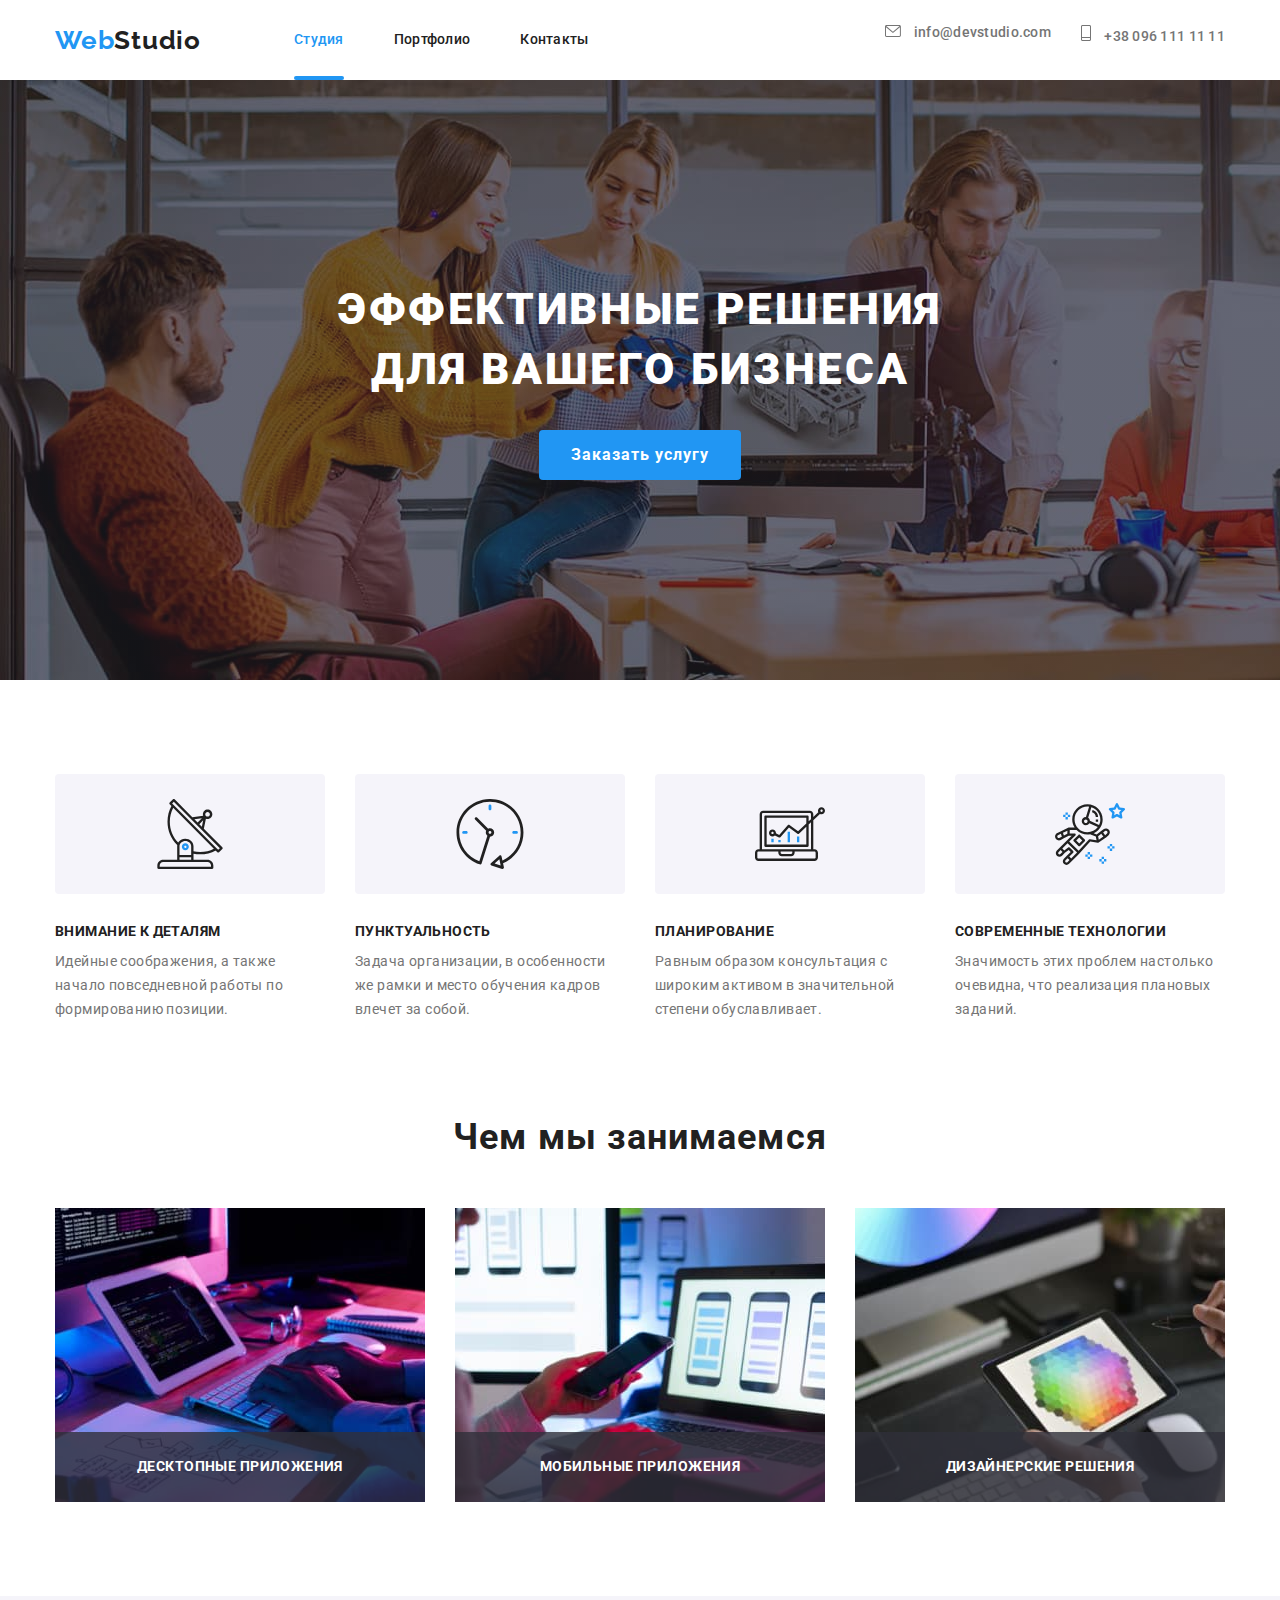
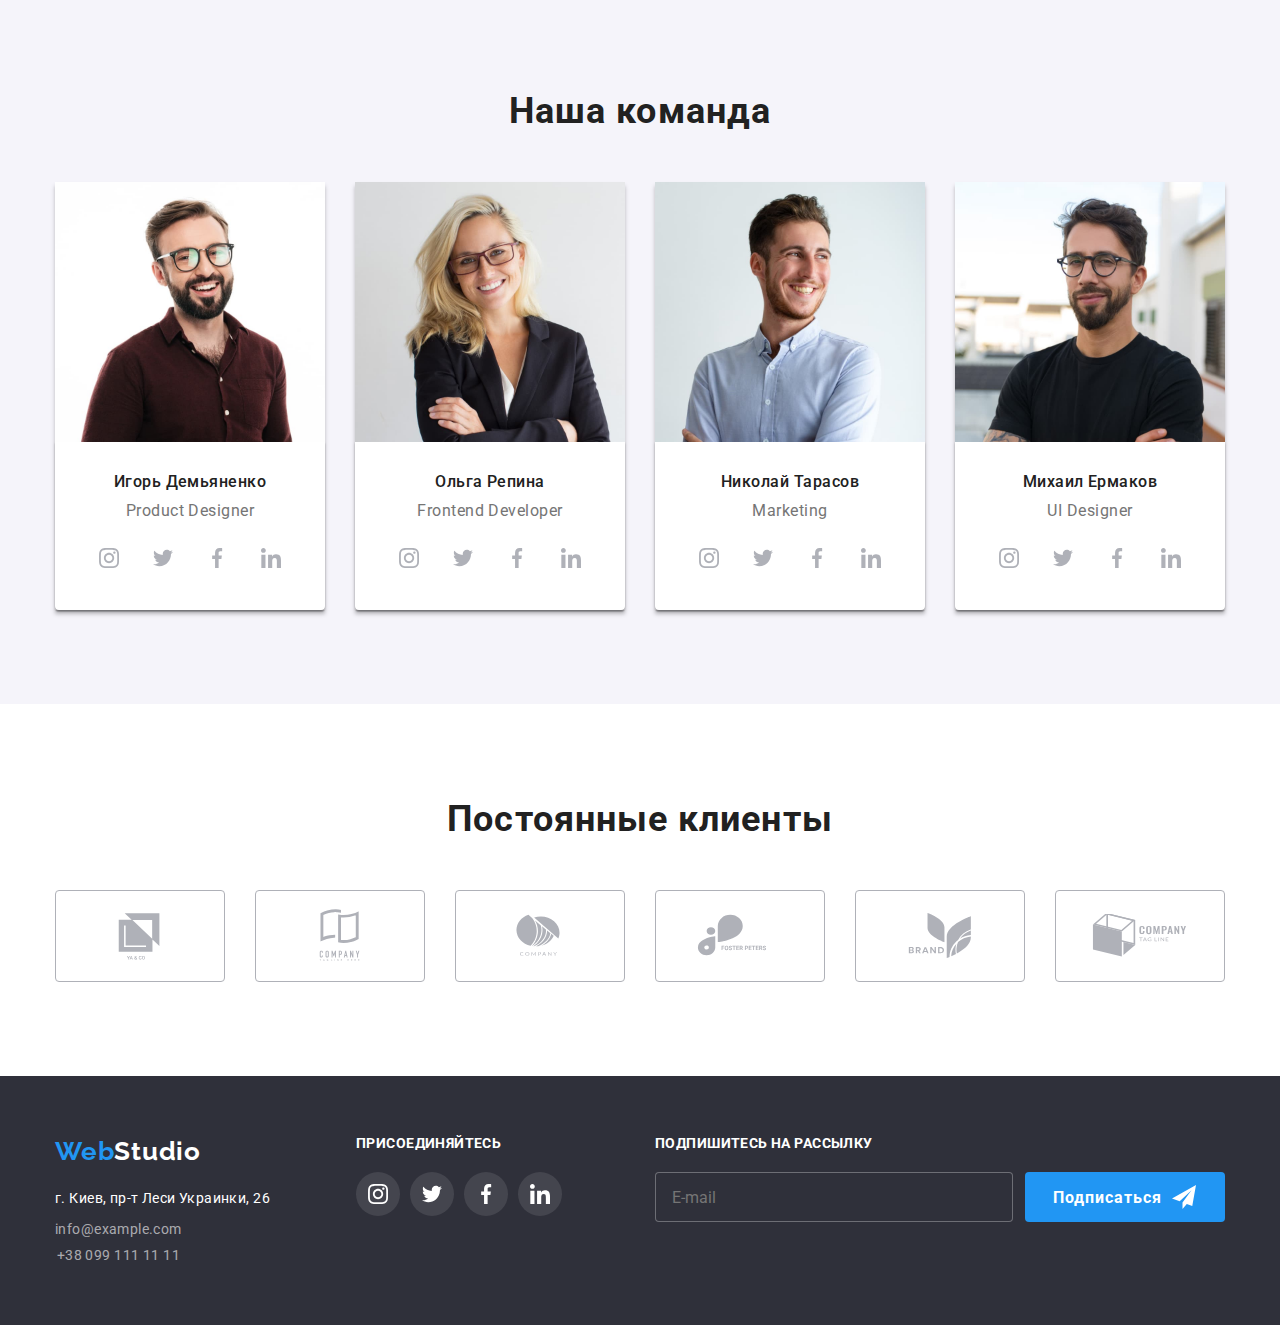
<file: index.html>
<!DOCTYPE html>
<html lang="ru">
<head>
    <meta charset="UTF-8">
    <meta http-equiv="X-UA-Compatible" content="IE=edge">
    <meta name="viewport" content="width=device-width, initial-scale=1.0">
    <title>Студия</title>
    <link rel="preconnect" href="https://fonts.googleapis.com">
    <link rel="preconnect" href="https://fonts.gstatic.com" crossorigin>
    <link href="https://fonts.googleapis.com/css2?family=Montserrat:wght@400;700&family=Raleway:wght@700&family=Roboto:wght@400;500;700;900&display=swap" rel="stylesheet">
    <link rel="stylesheet" href="https://cdnjs.cloudflare.com/ajax/libs/modern-normalize/1.1.0/modern-normalize.min.css">
    <link rel="stylesheet" href="./css/styles.css">
    <link rel="stylesheet" href="./css/main.min.css">
</head>

<body>

    <header class="header">
        <div class="container">
        <nav class="main-list">
        <a href="" lang="en" class="logo link">Web<span class="studio">Studio</span></a>
        <button type="button" class="menu-open-btn">
            <svg class="icon-mobopen" width="40" height="40">
                    <use href="./images/icons.svg#icon-mobopen"></use>
                </svg>
        </button>
        <ul class="site-nav list">
            <li class="site-nav__item"><a href="./index.html" class="site-nav__link link current link-current">Студия</a></li>
            <li class="site-nav__item"><a href="./portfolio.html" class="site-nav__link link">Портфолио</a></li>
            <li class="site-nav__item"><a href="" class="site-nav__link link">Контакты</a></li>
        </ul>
        <ul class="header-contacts contacts">
            <li class="header-contacts_item item list">
                <a href="mailto:info@devstudio.com" class="header-contacts_connect link">
                    <svg class="contacts__icon-envelope" width="16" height="12">
                        <use href="./images/icons.svg#icon-envelope"></use>
                    </svg> info@devstudio.com</a>
            </li>
            <li class="header-contacts_item item list">
                <a href="tel:+380961111111" class="header-contacts_connect link">
                    <svg class="contacts__icon-vector" width="10" height="16">
                        <use href="./images/icons.svg#icon-vector"></use>
                    </svg> +38 096 111 11 11</a>
            </li>
        </ul>
        </nav>
        </div>
        <div class="mob-menu is-hidden">
            <div class="container">
                <div>
                <button type="button" class="menu-close-btn">
                <svg class="icon-mobclose" width="40" height="40">
                    <use href="./images/icons.svg#icon-mobclose"></use>
                </svg>
        </button>
        <ul class="mob-menu-list list">
            <li class="mob-menu-list__item"><a href="./index.html" class="mob-menu-list__link link current ">Студия</a></li>
            <li class="mob-menu-list__item"><a href="./portfolio.html" class="mob-menu-list__link link">Портфолио</a></li>
            <li class="mob-menu-list__item"><a href="" class="mob-menu-list__link link">Контакты</a></li>
        </ul>
                </div>
            <div class="mob-menu-bottom">
        <ul class="mob-menu_contacts contacts">
            <li class="mob-menu_item list">
                <a href="tel:+380961111111" class="mob-menu_tel link">+38 096 111 11 11</a>
            </li>
            <li class="mob-menu_item list">
                <a href="mailto:info@devstudio.com" class="mob-menu_mail link">info@devstudio.com</a>
            </li>
        </ul>
        <ul class="mob-soc-list list">
            <li class="mob-soc-item">
                <a href="htpps://www.google.com/"
                class="mob-soc-link link"
                target="_blank"
                rel="noopener nofollow noreferrer"
                >Instagram</a>
            </li>
            <li class="mob-soc-item">
                <a href="htpps://www.google.com/"
                class="mob-soc-link link"
                target="_blank"
                rel="noopener nofollow noreferrer"
                >Twitter</a>
            </li>
            <li class="mob-soc-item">
                <a href="htpps://www.google.com/"
                class="mob-soc-link link"
                target="_blank"
                rel="noopener nofollow noreferrer"
                >Facebook</a>
            </li>
            <li class="mob-soc-item">
                <a href="htpps://www.google.com/"
                class="mob-soc-link link"
                target="_blank"
                rel="noopener nofollow noreferrer"
                >LinkedIn</a>
            </li>
        </ul>
            </div>
            
        
        </div>
        </div>
        

    </header>
    <main>

    <section class="main">
        <div class="container">
        <h1 class="main__title">Эффективные решения <br /> для вашего бизнеса</h1>
        <div 
        
        
        >
        <button type="button"  class="main__btn btn" data-modal-open>Заказать услугу</button>
        </div>
        </div>
    </section> 

    <section class="benefits">
        <div class="container">
        <h2 hidden>Преимущества</h2>
        <ul class="benefits__list">
        <li class="benefits__item list">
            <div class="benefits__wrap">
                <svg  width="70" height="70">
                    <use href="./images/icons.svg#icon-antenna"></use>
                </svg>
            </div>
            <h3 class="benefits__subtitle">Внимание к деталям</h3>
            <p class="benefits__text">Идейные соображения, а также начало повседневной работы по формированию позиции.</p>
        </li>
        <li class="benefits__item list">
            <div class="benefits__wrap">
                <svg width="70" height="70">
                    <use href="./images/icons.svg#icon-clock"></use>
                </svg>
            </div>
            <h3 class="benefits__subtitle">Пунктуальность</h3>
            <p class="benefits__text">Задача организации, в особенности же рамки и место обучения кадров влечет за собой.</p>
        </li>
        <li class="benefits__item list">
            <div class="benefits__wrap">
                <svg width="70" height="70">
                    <use href="./images/icons.svg#icon-diagram"></use>
                </svg>
            </div>
            <h3 class="benefits__subtitle">Планирование</h3>
            <p class="benefits__text">Равным образом консультация с широким активом в значительной степени обуславливает.</p>
        </li>
        <li class="benefits__item list">
            <div class="benefits__wrap">
                <svg width="70" height="70">
                    <use href="./images/icons.svg#icon-astronaut"></use>
                </svg>
            </div>
            <h3 class="benefits__subtitle">Современные технологии</h3>
            <p class="benefits__text">Значимость этих проблем настолько очевидна, что реализация плановых заданий.</p>
        </li>
        </ul>
        </div>
        
    </section>

    <section class="about">
        <div class="container">
        <h2 class="heading">Чем мы занимаемся</h2>
        <ul class="about__list-img">
            <li class=" list">
                <div class="about__desktop-applications">
                    <img src="./images/img.jpg" alt="работа с версткой" class="img-desk width="370">
                    <p class="about__text-desktop">Десктопные приложения</p> 
                </div>
            </li>
            <li class="list">
                <div class="about__desktop-applications">
                    <img src="./images/img1.jpg" alt="работа со стилизацией" class="img-desk" width="370">
                    <p class="about__text-desktop">Мобильные приложения</p>
                </div>
                </li>
            <li class="list">
                <div class="about__desktop-applications">
                    <img src="./images/img2.jpg" alt="работа с оформлением" class="img-desk width="370">
                    <p class="about__text-desktop">Дизайнерские решения</p>
                </div>
                
            </li>
            
            </ul>
            </div>
    </section>

    <section class="team">
        <div class="container">
        <h2 class="heading">Наша команда</h2>
        <ul class="team__list-name">
            <li class="team__foto list">
                <picture>
                    <source 
                    srcset="
                    ./images/img3.jpg 1x,
                    ./images/img3-2x.jpg 2x"
                    media="(min-width: 1200px)">
                    <source 
                    srcset="
                    ./images/img3-tab.jpg 1x,
                    ./images/img3-tab2x.jpg 2x"
                    media="(min-width: 768px)"
                    >
                    <source 
                    srcset="
                    ./images/img3-mob.jpg 1x,
                    ./images/img3-mob2x.jpg 2x"
                    media="(min-width: 320px)"
                    >
                    <img 
                srcset="
                ./images/img3.jpg 1x,
                ./images/img3-2x.jpg 2x"
                class="images" 
                src="./images/img3.jpg" 
                alt="сотрудник1" 
                width="270">
                </picture>
                
                <div class="team__border-name">
                <h3 class="team__name">Игорь Демьяненко</h3>
                <p lang="en" class="team__position">Product Designer</p>
                <ul class="soc-list list">
                    <li class="soc-list__item">
                        <a href="" class="soc-list__link link">
                            <svg class="soc-list__icon" width="20" height="20">
                                <use href="./images/icons.svg#icon-instagram"></use>
                            </svg>
                        </a>
                    </li>
                    <li class="soc-list__item">
                        <a href="" class="soc-list__link link">
                            <svg class="soc-list__icon" width="20" height="20">
                                <use href="./images/icons.svg#icon-twitter"></use>
                            </svg>
                        </a>
                    </li>
                    <li class="soc-list__item">
                        <a href="" class="soc-list__link link">
                            <svg class="soc-list__icon" width="20" height="20">
                                <use href="./images/icons.svg#icon-facebook"></use>
                            </svg>
                        </a>
                    </li>
                    <li class="soc-list__item">
                        <a href="" class="soc-list__link link">
                            <svg class="soc-list__icon" width="20" height="20">
                                <use href="./images/icons.svg#icon-linkedin"></use>
                            </svg>
                        </a>
                    </li>
                </ul>
                </div>
            </li>
            <li class="team__foto list">
                <picture>
                    <source 
                    srcset="
                ./images/img4.jpg 1x,
                ./images/img4-2x.jpg 2x"
                media="(min-width: 1200px)">
                <source 
                    srcset="
                ./images/img4-tab.jpg 1x,
                ./images/img4-tab2x.jpg 2x"
                media="(min-width: 768px)">
                <source 
                    srcset="
                ./images/img4-mob.jpg 1x,
                ./images/img4-mob2x.jpg 2x"
                media="(min-width: 320px)">
                <img 
                srcset="
                ./images/img4.jpg 1x,
                ./images/img4-2x.jpg 2x"
                class="images" 
                src="./images/img4.jpg" 
                alt="сотрудник2" 
                width="270">
                </picture>
                
                <div class="team__border-name">
                <h3 class="team__name">Ольга Репина</h3>
                <p lang="en" class="team__position">Frontend Developer</p>
                <ul class="soc-list list">
                    <li class="soc-list__item">
                        <a href="" class="soc-list__link link">
                            <svg class="soc-list__icon" width="20" height="20">
                                <use href="./images/icons.svg#icon-instagram"></use>
                            </svg>
                        </a>
                    </li>
                    <li class="soc-list__item">
                        <a href="" class="soc-list__link link">
                            <svg class="soc-list__icon" width="20" height="20">
                                <use href="./images/icons.svg#icon-twitter"></use>
                            </svg>
                        </a>
                    </li>
                    <li class="soc-list__item">
                        <a href="" class="soc-list__link link">
                            <svg class="soc-list__icon" width="20" height="20">
                                <use href="./images/icons.svg#icon-facebook"></use>
                            </svg>
                        </a>
                    </li>
                    <li class="soc-list__item">
                        <a href="" class="soc-list__link link">
                            <svg class="soc-list__icon" width="20" height="20">
                                <use href="./images/icons.svg#icon-linkedin"></use>
                            </svg>
                        </a>
                    </li>
                </ul>
                </div>
            </li>
            <li class="team__foto list">
                <picture>
                    <source
                    srcset="
                ./images/img5.jpg 1x,
                ./images/img5-2x.jpg 2x"
                media="(min-width: 1200px)">
                <source
                    srcset="
                ./images/img5-tab.jpg 1x,
                ./images/img5-tab2x.jpg 2x"
                media="(min-width: 768px)">
                <source
                    srcset="
                ./images/img5-mob.jpg 1x,
                ./images/img5-mob2x.jpg 2x"
                media="(min-width: 320px)">
                <img
                srcset="
                ./images/img5.jpg 1x,
                ./images/img5-2x.jpg 2x"
                class="images" 
                src="./images/img5.jpg" 
                alt="сотрудник3" 
                width="270">
                </picture>
                
                <div class="team__border-name">
                <h3 class="team__name">Николай Тарасов</h3>
                <p lang="en" class="team__position">Marketing</p>
                <ul class="soc-list list">
                    <li class="soc-list__item">
                        <a href="" class="soc-list__link link">
                            <svg class="soc-list__icon" width="20" height="20">
                                <use href="./images/icons.svg#icon-instagram"></use>
                            </svg>
                        </a>
                    </li>
                    <li class="soc-list__item">
                        <a href="" class="soc-list__link link">
                            <svg class="soc-list__icon" width="20" height="20">
                                <use href="./images/icons.svg#icon-twitter"></use>
                            </svg>
                        </a>
                    </li>
                    <li class="soc-list__item">
                        <a href="" class="soc-list__link link">
                            <svg class="soc-list__icon" width="20" height="20">
                                <use href="./images/icons.svg#icon-facebook"></use>
                            </svg>
                        </a>
                    </li>
                    <li class="soc-list__item">
                        <a href="" class="soc-list__link link">
                            <svg class="soc-list__icon" width="20" height="20">
                                <use href="./images/icons.svg#icon-linkedin"></use>
                            </svg>
                        </a>
                    </li>
                </ul>
                </div>
            </li>
            <li class="team__foto list">
                <picture>
                    <source
                    srcset="
                ./images/img6.jpg 1x,
                ./images/img6-2x.jpg 2x"
                media="(min-width: 1200px)">
                <source
                    srcset="
                ./images/img6-tab.jpg 1x,
                ./images/img6-tab2x.jpg 2x"
                media="(min-width: 768px)">
                <source
                    srcset="
                ./images/img6-mob.jpg 1x,
                ./images/img6-mob2x.jpg 2x"
                media="(min-width: 320px)">
                <img 
                srcset="
                ./images/img6.jpg 1x,
                ./images/img6-2x.jpg 2x"
                class="images" 
                src="./images/img6.jpg" 
                alt="сотрудник4" 
                width="270">
                </picture>
                
                <div class="team__border-name">
                <h3 class="team__name">Михаил Ермаков</h3>
                <p lang="en" class="team__position">UI Designer</p>
                <ul class="soc-list list">
                    <li class="soc-list__item">
                        <a href="" class="soc-list__link link">
                            <svg class="soc-list__icon" width="20" height="20">
                                <use href="./images/icons.svg#icon-instagram"></use>
                            </svg>
                        </a>
                    </li>
                    <li class="soc-list__item">
                        <a href="" class="soc-list__link link">
                            <svg class="soc-list__icon" width="20" height="20">
                                <use href="./images/icons.svg#icon-twitter"></use>
                            </svg>
                        </a>
                    </li>
                    <li class="soc-list__item">
                        <a href="" class="soc-list__link link">
                            <svg class="soc-list__icon" width="20" height="20">
                                <use href="./images/icons.svg#icon-facebook"></use>
                            </svg>
                        </a>
                    </li>
                    <li class="soc-list__item">
                        <a href="" class="soc-list__link link">
                            <svg class="soc-list__icon" width="20" height="20">
                                <use href="./images/icons.svg#icon-linkedin"></use>
                            </svg>
                        </a>
                    </li>
                </ul>
                </div>
            </li>
        </ul>
        </div>
    </section>

    <section class="clients">
        <div class="container">
            <h2 class="heading">Постоянные клиенты</h2>
            <ul class="clients__logo list">
                <li class="clients__list-logo">
                    <a href="" class="clients__border-logo">
                        <svg class="clients__logo-icon" width="106" height="60">
                            <use href="./images/icons.svg#icon-logoa"></use>
                        </svg>
                    </a>
                <li class="clients__list-logo">
                    <a href="" class="clients__border-logo">
                        <svg class="clients__logo-icon" width="106" height="60">
                            <use href="./images/icons.svg#icon-logob"></use>
                        </svg>
                    </a>
                </li>
                <li class="clients__list-logo">
                    <a href="" class="clients__border-logo">
                        <svg class="clients__logo-icon" width="106" height="60">
                            <use href="./images/icons.svg#icon-logoc"></use>
                        </svg>
                    </a>
                </li>
                <li class="clients__list-logo">
                    <a href="" class="clients__border-logo">
                        <svg class="clients__logo-icon" width="106" height="60">
                            <use href="./images/icons.svg#icon-logod"></use>
                        </svg>
                    </a>
                </li>
                <li class="clients__list-logo">
                    <a href="" class="clients__border-logo">
                        <svg class="clients__logo-icon" width="106" height="60">
                            <use href="./images/icons.svg#icon-logof"></use>
                        </svg>
                    </a>
                </li>
                <li class="clients__list-logo">
                    <a href="" class="clients__border-logo">
                        <svg class="clients__logo-icon" width="106" height="60">
                            <use href="./images/icons.svg#icon-logog"></use>
                        </svg>
                    </a>
                </li>
            </ul>
        </div>
    </section>

    </main>

    <footer class="footer">
        <div class="container">
            <div class="logo-soc-tab">
            <div class="logo-address">
                <a href="" lang="en" class="logo link">Web<span class="studio-white">Studio</span></a>
        <address class="address">
            г. Киев, пр-т Леси Украинки, 26
        </address>
        <ul>
            <li class="list mail"><a href="mailto:info@example.com" class="mailtel link">info@example.com</a></li>
            <li class="list"><a href="tel:+380991111111" class="mailtel link">+38 099 111 11 11</a></li>
        </ul>
            </div>
        <div class="soc-address">
            <p class="invitation">Присоединяйтесь</p>
            <ul class="footer-soc-list list">
                <li class="soc-list__item">
                    <a href="" class="footer-soc-link">
                        <svg class="soc-icon" width="20" height="20">
                            <use href="./images/icons.svg#icon-instagram"></use>
                        </svg>
                    </a>
                </li>
                <li class="soc-list__item">
                    <a href="" class="footer-soc-link">
                        <svg class="soc-icon" width="20" height="20">
                            <use href="./images/icons.svg#icon-twitter"></use>
                        </svg>
                    </a>
                </li>
                <li class="soc-list__item">
                    <a href="" class="footer-soc-link">
                        <svg class="soc-icon" width="20" height="20">
                            <use href="./images/icons.svg#icon-facebook"></use>
                        </svg>
                    </a>
                </li>
                <li class="soc-list__item">
                    <a href="" class="footer-soc-link">
                        <svg class="soc-icon" width="20" height="20">
                            <use href="./images/icons.svg#icon-linkedin"></use>
                        </svg>
                    </a>
                </li>
            </ul>
        </div>
        </div>
            <div class="subscribe-wrap">
                <p class="subscribe-wrap-text">Подпишитесь на рассылку</p>
                <form class="subscribe">
            
                <input 
                type="email"
                name="user-email"
                class="subscribe-field"
                placeholder="E-mail">
                <button type="submit" class="submit-btn">Подписаться
                    <svg class="icon-send" width="24" height="24">
                    <use href="./images/icons.svg#icon-send"></use>
                </svg>
                </button>
            </div>
        </form>
        </div>
    </footer>

    <div class="backdrop is-hidden" data-modal>
        <div class="modal">
            <button type="button" class="modal-close-btn" data-modal-close>
                <svg class="icon-close" width="18" height="18">
                    <use href="./images/icons.svg#icon-close"></use>
                </svg>
            </button>
            <p class="modal-title">Оставьте свои данные, мы вам перезвоним</p>
            <form>
            <div class="modal-field">
                <label for="user-name" class="modal-lable">Имя</label>
                <div class="input-wrap"> 
                <input 
                type="text" 
                class="modal-input" 
                name="user-data" 
                id="user-name">
                <svg class="modal-icon" width="18" height="18">
                                <use href="./images/icons.svg#icon-person"></use>
                            </svg>
                </div>
            </div>
            <div class="modal-field">
                <label for="user-tel" class="modal-lable">Телефон</label>
                <div class="input-wrap">
                <input 
                type="tel" 
                class="modal-input" 
                name="user-data"
                id="user-tel">
                <svg class="modal-icon" width="18" height="18">
                                <use href="./images/icons.svg#icon-phone"></use>
                            </svg>
                </div>
            </div>
            <div class="modal-field">
                <label for="user-email" class="modal-lable">Почта</label>
                <div class="input-wrap">
                <input 
                type="email" 
                class="modal-input" 
                name="user-data"
                id="user-email">
                <svg class="modal-icon" width="18" height="18">
                                <use href="./images/icons.svg#icon-email"></use>
                            </svg>
                </div>
            </div>
            <div class="modal-field-comment">
                <label for="user-comment" class="modal-lable">Комментарий</label>
                <textarea 
                name="user-comment" 
                id="user-comment" 
                class="modal-text"
                placeholder="Введите текст"
                ></textarea>
            </div>
            <div class="modal-field-agreement">
                <input 
                type="checkbox"
                name="agreement"
                value="true"
                class="modal-check is-hidden"
                id="agreement">
                <label for="agreement" class="check-text">Соглашаюсь с рассылкой и принимаю<a href="" class="agreement-link">Условия договора</a></label>
            </div>
                <button type="submit" class="modal-btn">Отправить</button>
            </form>
        </div>
    </div>
    <script src="./js/modal.js"></script>
    <script src="./js/menu.js"></script>

</body>
</html>
</file>
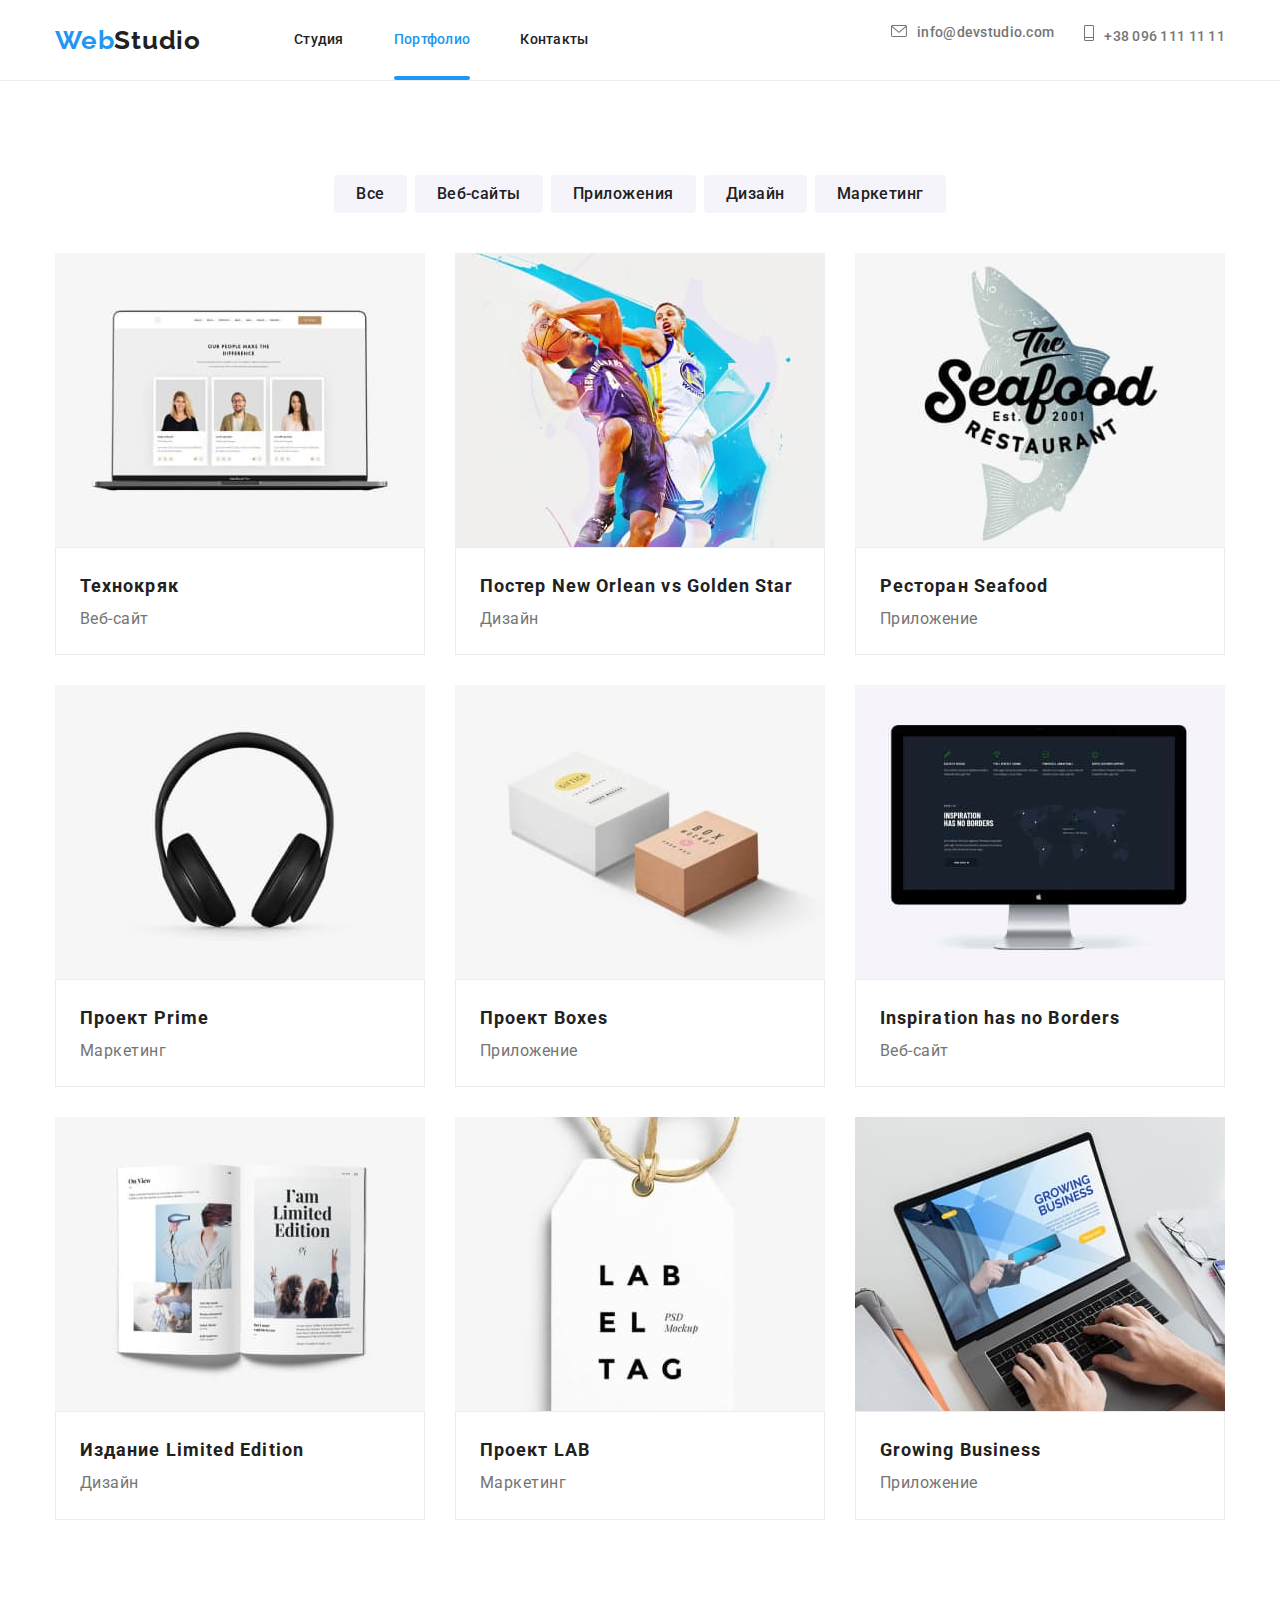
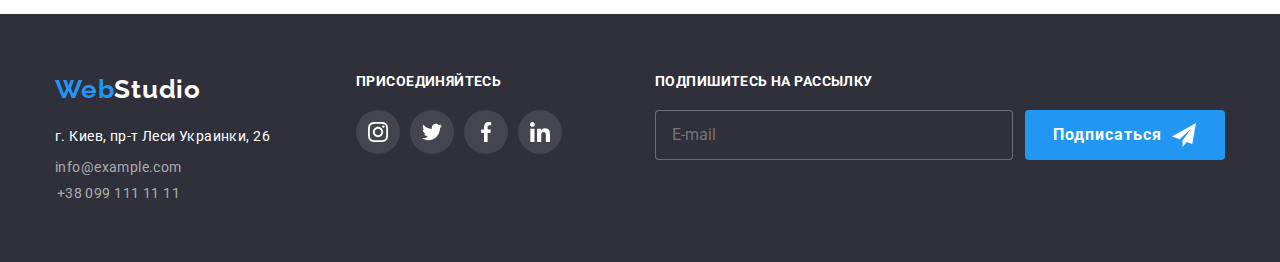
<file: portfolio.html>
<!DOCTYPE html>
<html lang="ru">
<head>
    <meta charset="UTF-8">
    <meta http-equiv="X-UA-Compatible" content="IE=edge">
    <meta name="viewport" content="width=device-width, initial-scale=1.0">
    <title>Портфолио</title>
    <link rel="preconnect" href="https://fonts.googleapis.com">
    <link rel="preconnect" href="https://fonts.gstatic.com" crossorigin>
    <link href="https://fonts.googleapis.com/css2?family=Montserrat:wght@400;700&family=Raleway:wght@700&family=Roboto:wght@400;500;700;900&display=swap" rel="stylesheet">
    <link rel="stylesheet" href="https://cdnjs.cloudflare.com/ajax/libs/modern-normalize/1.1.0/modern-normalize.min.css">
    <link rel="stylesheet" href="./css/styles.css">
    <link rel="stylesheet" href="./css/main.min.css">
</head>

<body>
    
<header class="header border">
        <div class="container">
        <nav class="main-list">
        <a class="logo link" href="" lang="en">Web<span class="studio">Studio</span></a>
        <button type="button" class="menu-open-btn">
            <svg class="icon-mobopen" width="40" height="40">
                    <use href="./images/icons.svg#icon-mobopen"></use>
                </svg>
        </button>
        <ul class="site-nav list">
            <li class="site-nav__item"><a href="./index.html" class="site-nav__link link">Студия</a></li>
            <li class="site-nav__item"><a href="./portfolio.html" class="site-nav__link link current link-current">Портфолио</a></li>
            <li class="site-nav__item"><a href="" class="site-nav__link link">Контакты</a></li>
        </ul>
        <ul class="header-contacts contacts">
            <li class="header-contacts_item list item">
                <a href="mailto:info@devstudio.com" class="header-contacts_connect link">
                    <svg class="contacts__icon-envelope" width="16" height="12">
                        <use href="./images/icons.svg#icon-envelope"></use>
                    </svg>info@devstudio.com</a>
            </li>
            <li class="header-contacts_item list item"><a href="tel:+380961111111" class="header-contacts_connect link">
                <svg class="contacts__icon-vector" width="10" height="16">
                        <use href="./images/icons.svg#icon-vector"></use>
                </svg>+38 096 111 11 11</a>
            </li>
        </ul>
        </nav>
        </div>
        <div class="mob-menu is-hidden">
            <div class="container">
                <div>
                <button type="button" class="menu-close-btn">
                <svg class="icon-mobclose" width="40" height="40">
                    <use href="./images/icons.svg#icon-mobclose"></use>
                </svg>
        </button>
        <ul class="mob-menu-list list">
            <li class="mob-menu-list__item"><a href="./index.html" class="mob-menu-list__link link">Студия</a></li>
            <li class="mob-menu-list__item"><a href="./portfolio.html" class="mob-menu-list__link link current ">Портфолио</a></li>
            <li class="mob-menu-list__item"><a href="" class="mob-menu-list__link link">Контакты</a></li>
        </ul>
                </div>
            <div class="mob-menu-bottom">
        <ul class="mob-menu_contacts contacts">
            <li class="mob-menu_item list">
                <a href="tel:+380961111111" class="mob-menu_tel link">+38 096 111 11 11</a>
            </li>
            <li class="mob-menu_item list">
                <a href="mailto:info@devstudio.com" class="mob-menu_mail link">info@devstudio.com</a>
            </li>
        </ul>
        <ul class="mob-soc-list list">
            <li class="mob-soc-item">
                <a href="htpps://www.google.com/"
                class="mob-soc-link link"
                target="_blank"
                rel="noopener nofollow noreferrer"
                >Instagram</a>
            </li>
            <li class="mob-soc-item">
                <a href="htpps://www.google.com/"
                class="mob-soc-link link"
                target="_blank"
                rel="noopener nofollow noreferrer"
                >Twitter</a>
            </li>
            <li class="mob-soc-item">
                <a href="htpps://www.google.com/"
                class="mob-soc-link link"
                target="_blank"
                rel="noopener nofollow noreferrer"
                >Facebook</a>
            </li>
            <li class="mob-soc-item">
                <a href="htpps://www.google.com/"
                class="mob-soc-link link"
                target="_blank"
                rel="noopener nofollow noreferrer"
                >LinkedIn</a>
            </li>
        </ul>
            </div>
            
        
        </div>
        </div>

    </header>

    <main class="main-info">
        <section class="products">
            <div class="container">
            <h1 hidden>Портфолио</h1>
            <ul class="button-list">
                <li class="list">
                    <button type="button" class="button-list__btn">Все</button>
                </li>
                <li class="list">
                    <button type="button" class="button-list__btn">Веб-сайты</button>
                </li>
                <li class="list">
                    <button type="button" class="button-list__btn">Приложения</button>
                </li>
                <li class="list">
                    <button type="button" class="button-list__btn">Дизайн</button>
                </li>
                <li class="list">
                    <button type="button" class="button-list__btn">Маркетинг</button>
                </li>
            </ul>
            <ul class="work-list">
                <li class="work-list__project list">
                    <div class="work-list__box-text">
                        <picture>
                            <source
                            srcset="
                        ./images/img7.jpg 1x,
                        ./images/img7-2x.jpg 2x"
                        media="(min-width:1200px)">
                        <source
                            srcset="
                        ./images/img7-tab.jpg 1x,
                        ./images/img7-tab2x.jpg 2x"
                        media="(min-width:768px)">
                        <source
                            srcset="
                        ./images/img7-mob.jpg 1x,
                        ./images/img7-mob2x.jpg 2x"
                        media="(min-width:320px)">
                        <img 
                        srcset="
                        ./images/img7.jpg 1x,
                        ./images/img7-2x.jpg 2x"
                        class="images" 
                        src="./images/img7.jpg" 
                        alt="открытый ноутбук" 
                        width="370">
                        </picture>
                        
                        <p class="work-list__text-work">
                        Ресурс предлагает комплексные предложения с разным уровнем функционала и сервисов. Все это позволит посетителю получить исчерпывающие сведения о компании или частном лице.
                        </p>
                    </div>
                    
                    <div class="work-list__border-work">
                <h2 class="work-list__list-title">Технокряк</h2>
                <p class="work-list__list-text">Веб-сайт</p>
                </div>
                </li>
                <li class="work-list__project list">
                    <div class="work-list__box-text">
                        <picture>
                            <source
                            srcset="
                        ./images/img8.jpg 1x,
                        ./images/img8-2x.jpg 2x"
                        media="(min-width: 1200px)">
                        <source
                            srcset="
                        ./images/img8-tab.jpg 1x,
                        ./images/img8-tab2x.jpg 2x"
                        media="(min-width: 768px)">
                        <source
                            srcset="
                        ./images/img8-mob.jpg 1x,
                        ./images/img8-mob2x.jpg 2x"
                        media="(min-width: 320px)">
                        <img 
                        srcset="
                        ./images/img8.jpg 1x,
                        ./images/img8-2x.jpg 2x"
                        class="images" 
                        src="./images/img8.jpg" 
                        alt="постер игроков" 
                        width="370">
                        </picture>
                        
                        <p class="work-list__text-work">
                        Ресурс предлагает комплексные предложения с разным уровнем функционала и сервисов. Все это позволит посетителю получить исчерпывающие сведения о компании или частном лице.
                        </p>
                    </div>
                    
                    <div class="work-list__border-work">
                <h2 class="work-list__list-title">Постер New Orlean vs Golden Star</h2>
                <p class="work-list__list-text">Дизайн</p>
                </div>
                </li>
                <li class="work-list__project list">
                    <div class="work-list__box-text">
                        <picture>
                            <source
                            srcset="
                        ./images/img9.jpg 1x,
                        ./images/img9-2x.jpg 2x"
                        media="(min-width: 1200px)">
                        <source
                            srcset="
                        ./images/img9-tab.jpg 1x,
                        ./images/img9-tab2x.jpg 2x"
                        media="(min-width: 768px)">
                        <source
                            srcset="
                        ./images/img9-mob.jpg 1x,
                        ./images/img9-mob2x.jpg 2x"
                        media="(min-width: 320px)">
                        <img 
                        srcset="
                        ./images/img9.jpg 1x,
                        ./images/img9-2x.jpg 2x"
                        class="images" 
                        src="./images/img9.jpg" 
                        alt="название ресторана" 
                        width="370">
                        </picture>
                        
                        <p class="work-list__text-work">
                        Ресурс предлагает комплексные предложения с разным уровнем функционала и сервисов. Все это позволит посетителю получить исчерпывающие сведения о компании или частном лице.
                        </p>
                    </div>
                    
                    <div class="work-list__border-work">
                <h2 class="work-list__list-title">Ресторан Seafood</h2>
                <p class="work-list__list-text">Приложение</p>
                </div>
                </li>
                <li class="work-list__project list">
                    <div class="work-list__box-text">
                        <picture>
                            <source
                            srcset="
                        ./images/img10.jpg 1x,
                        ./images/img10-2x.jpg 2x"
                        media="(min-width: 1200px)">
                        <source
                            srcset="
                        ./images/img10-tab.jpg 1x,
                        ./images/img10-tab2x.jpg 2x"
                        media="(min-width: 768px)">
                        <source
                            srcset="
                        ./images/img10-mob.jpg 1x,
                        ./images/img10-mob2x.jpg 2x"
                        media="(min-width: 320px)">
                        <img 
                        srcset="
                        ./images/img10.jpg 1x,
                        ./images/img10-2x.jpg 2x"
                        class="images" 
                        src="./images/img10.jpg" 
                        alt="наушники" 
                        width="370">
                        </picture>
                        
                        <p class="work-list__text-work">
                        Ресурс предлагает комплексные предложения с разным уровнем функционала и сервисов. Все это позволит посетителю получить исчерпывающие сведения о компании или частном лице.
                        </p>
                    </div>
                    
                    <div class="work-list__border-work">
                <h2 class="work-list__list-title">Проект Prime</h2>
                <p class="work-list__list-text">Маркетинг</p>
                </div>
                </li>
                <li class="work-list__project list">
                    <div class="work-list__box-text">
                        <picture>
                            <source
                            srcset="
                        ./images/img11.jpg 1x,
                        ./images/img11-2x.jpg 2x"
                        media="(min-width: 1200px)">
                        <source
                            srcset="
                        ./images/img11-tab.jpg 1x,
                        ./images/img11-tab2x.jpg 2x"
                        media="(min-width: 768px)">
                        <source
                            srcset="
                        ./images/img11-mob.jpg 1x,
                        ./images/img11-mob2x.jpg 2x"
                        media="(min-width: 320px)">
                        <img 
                        srcset="
                        ./images/img11.jpg 1x,
                        ./images/img11-2x.jpg 2x"
                        class="images" 
                        src="./images/img11.jpg" 
                        alt="коробки" 
                        width="370">
                        </picture>
                        
                        <p class="work-list__text-work">
                        Ресурс предлагает комплексные предложения с разным уровнем функционала и сервисов. Все это позволит посетителю получить исчерпывающие сведения о компании или частном лице.
                        </p>
                    </div>
                    
                    <div class="work-list__border-work">
                <h2 class="work-list__list-title">Проект Boxes</h2>
                <p class="work-list__list-text">Приложение</p>
                </div>
                </li>
                <li class="work-list__project list">
                    <div class="work-list__box-text">
                        <picture>
                            <source
                            srcset="
                        ./images/img12.jpg 1x,
                        ./images/img12-2x.jpg 2x"
                        media="(min-width: 1200px)">
                        <source
                            srcset="
                        ./images/img12-tab.jpg 1x,
                        ./images/img12-tab2x.jpg 2x"
                        media="(min-width: 768px)">
                        <source
                            srcset="
                        ./images/img12-mob.jpg 1x,
                        ./images/img12-mob2x.jpg 2x"
                        media="(min-width: 320px)">
                        <img 
                        srcset="
                        ./images/img12.jpg 1x,
                        ./images/img12-2x.jpg 2x"
                        class="images" 
                        src="./images/img12.jpg" 
                        alt="компьютер" 
                        width="370">
                        </picture>
                        
                        <p class="work-list__text-work">
                        Ресурс предлагает комплексные предложения с разным уровнем функционала и сервисов. Все это позволит посетителю получить исчерпывающие сведения о компании или частном лице.
                        </p>
                    </div>
                    
                    <div class="work-list__border-work">
                <h2 class="work-list__list-title">Inspiration has no Borders</h2>
                <p class="work-list__list-text">Веб-сайт</p>
                </div>
                </li>
                <li class="work-list__project list">
                    <div class="work-list__box-text">
                        <picture>
                            <source
                            srcset="
                        ./images/img13.jpg 1x,
                        ./images/img13-2x.jpg 2x"
                        media="(min-width: 1200px)">
                        <source
                            srcset="
                        ./images/img13-tab.jpg 1x,
                        ./images/img13-tab2x.jpg 2x"
                        media="(min-width: 768px)">
                        <source
                            srcset="
                        ./images/img13-mob.jpg 1x,
                        ./images/img13-mob2x.jpg 2x"
                        media="(min-width: 320px)">
                        <img 
                        srcset="
                        ./images/img13.jpg 1x,
                        ./images/img13-2x.jpg 2x"
                        class="images" 
                        src="./images/img13.jpg" 
                        alt="раскрытая книга" 
                        width="370">
                        </picture>
                        
                        <p class="work-list__text-work">
                        Ресурс предлагает комплексные предложения с разным уровнем функционала и сервисов. Все это позволит посетителю получить исчерпывающие сведения о компании или частном лице.
                        </p>
                    </div>
                    
                    <div class="work-list__border-work">
                <h2 class="work-list__list-title">Издание Limited Edition</h2>
                <p class="work-list__list-text">Дизайн</p>
                </div>
                </li>
                <li class="work-list__project list">
                    <div class="work-list__box-text">
                        <picture>
                            <source
                            srcset="
                        ./images/img14.jpg 1x,
                        ./images/img14-2x.jpg 2x"
                        media="(min-width: 1200px)">
                        <source
                            srcset="
                        ./images/img14-tab.jpg 1x,
                        ./images/img14-tab2x.jpg 2x"
                        media="(min-width: 768px)">
                        <source
                            srcset="
                        ./images/img14-mob.jpg 1x,
                        ./images/img14-mob2x.jpg 2x"
                        media="(min-width: 320px)">
                        <img 
                        srcset="
                        ./images/img14.jpg 1x,
                        ./images/img14-2x.jpg 2x"
                        class="images" 
                        src="./images/img14.jpg" 
                        alt="бирка" 
                        width="370">
                        </picture>
                        
                        <p class="work-list__text-work">
                        Ресурс предлагает комплексные предложения с разным уровнем функционала и сервисов. Все это позволит посетителю получить исчерпывающие сведения о компании или частном лице.
                        </p>
                    </div>
                    
                    <div class="work-list__border-work">
                <h2 class="work-list__list-title">Проект LAB</h2>
                <p class="work-list__list-text">Маркетинг</p>
                </div>
                </li>
                <li class="work-list__project list">
                    <div class="work-list__box-text">
                        <picture>
                            <source
                            srcset="
                        ./images/img15.jpg 1x,
                        ./images/img15-2x.jpg 2x"
                        media="(min-width: 1200px)">
                        <source
                            srcset="
                        ./images/img15-tab.jpg 1x,
                        ./images/img15-tab2x.jpg 2x"
                        media="(min-width: 768px)">
                        <source
                            srcset="
                        ./images/img15-mob.jpg 1x,
                        ./images/img15-mob2x.jpg 2x"
                        media="(min-width: 320px)">
                        <img 
                        srcset="
                        ./images/img15jpg 1x,
                        ./images/img15-2x.jpg 2x"
                        class="images" 
                        src="./images/img15.jpg" 
                        alt="набор на компьютере" 
                        width="370">
                        </picture>
                        
                        <p class="work-list__text-work">
                        Ресурс предлагает комплексные предложения с разным уровнем функционала и сервисов. Все это позволит посетителю получить исчерпывающие сведения о компании или частном лице.
                        </p>
                    </div>
                    
                    <div class="work-list__border-work">
                <h2 class="work-list__list-title">Growing Business</h2>
                <p class="work-list__list-text">Приложение</p>
                </div>
                </li>
            </ul>
            </div>
        </section>
    </main>

    <footer class="footer">
        <div class="container">
            <div class="logo-soc-tab">
            <div class="logo-address">
                <a href="" lang="en" class="logo link">Web<span class="studio-white">Studio</span></a>
        <address class="address">
            г. Киев, пр-т Леси Украинки, 26
        </address>
        <ul>
            <li class="list mail"><a href="mailto:info@example.com" class="mailtel link">info@example.com</a></li>
            <li class="list"><a href="tel:+380991111111" class="mailtel link">+38 099 111 11 11</a></li>
        </ul>
            </div>
        <div class="soc-address">
            <p class="invitation">Присоединяйтесь</p>
            <ul class="footer-soc-list list">
                <li class="soc-list__item">
                    <a href="" class="footer-soc-link">
                        <svg class="soc-icon" width="20" height="20">
                            <use href="./images/icons.svg#icon-instagram"></use>
                        </svg>
                    </a>
                </li>
                <li class="soc-list__item">
                    <a href="" class="footer-soc-link">
                        <svg class="soc-icon" width="20" height="20">
                            <use href="./images/icons.svg#icon-twitter"></use>
                        </svg>
                    </a>
                </li>
                <li class="soc-list__item">
                    <a href="" class="footer-soc-link">
                        <svg class="soc-icon" width="20" height="20">
                            <use href="./images/icons.svg#icon-facebook"></use>
                        </svg>
                    </a>
                </li>
                <li class="soc-list__item">
                    <a href="" class="footer-soc-link">
                        <svg class="soc-icon" width="20" height="20">
                            <use href="./images/icons.svg#icon-linkedin"></use>
                        </svg>
                    </a>
                </li>
            </ul>
        </div>
        </div>
            <div class="subscribe-wrap">
                <p class="subscribe-wrap-text">Подпишитесь на рассылку</p>
                <form class="subscribe">
            
                <input 
                type="email"
                name="user-email"
                class="subscribe-field"
                placeholder="E-mail">
                <button type="submit" class="submit-btn">Подписаться
                    <svg class="icon-send" width="24" height="24">
                    <use href="./images/icons.svg#icon-send"></use>
                </svg>
                </button>
            </div>
        </form>
        </div>
    </footer>
<script src="./js/menu.js"></script>
</body>

</html>
</file>
<file: css/styles.css>
/* -------------------------------HEADER-------------------------------------------------- */


 /* -----------------------------MAIN---------------------------------- */





/* --------------------Benefits--(ПРЕИМУЩЕСТВА)---------------------------------- */


/* --------------------------About---Чем мы занимаемся--------------------------- */





/* -----------------------TEAM--(КОМАНДА)------------------------------ */



/* ------------------ПОСТОЯННЫЕ КЛИЕНТЫ------------------------------------------ */





/* ------------------ПОРТФОЛИО------------------------------------- */


/* -------------------------------FOOTER-------------------------------- */



/* ---------------------------Модальное окно------------------------------------------ */



/* -----------------------------FORM------------------------------------------------ */
</file>
<file: css/main.min.css>
:root{--primary-text-color: #212121;--secondary-text-color: #757575;--brand-color: #2F303A;--secondary-brand-color: #F5F4FA;--color-accent: #2196F3}.container{margin:0 auto;padding-left:15px;padding-right:15px}@media screen and (min-width: 480px){.container{width:480px}}@media screen and (min-width: 768px){.container{width:768px}}@media screen and (min-width: 1200px){.container{width:1200px}}p,h1,h2,h3,h4,h5,h6{margin:0}ul,ol{margin:0;padding-left:0}body{font-family:"Roboto",sans-serif;color:var(--primary-text-color);background-color:#fff}.heading{font-weight:700;font-size:28px;line-height:1.18;text-align:center;letter-spacing:.03em;color:#212121;margin-bottom:30px}@media screen and (min-width: 1200px){.heading{font-size:36px;line-height:1.17;margin-bottom:50px}}.images{display:block;max-width:100%;height:auto;width:100%}.list{list-style:none}.link{text-decoration:none}.header{background-color:#fff;position:relative}.border{border-bottom:1px solid #ececec}.logo{font-family:"Raleway";font-style:normal;font-weight:700;font-size:26px;line-height:1.19;letter-spacing:.03em;color:var(--color-accent)}.studio{color:var(--primary-text-color)}.current{color:var(--color-accent)}.link-current{position:relative}.link-current::after{content:"";position:absolute;bottom:0;display:block;width:100%;height:4px;border-radius:2px;background-color:#2196f3}.site-nav{display:flex;margin-left:93px;display:none}@media screen and (min-width: 768px){.site-nav{display:flex;margin-left:93px}}@media screen and (min-width: 1200px){.site-nav{display:flex;margin-left:93px}}.site-nav__item{margin-left:50px}.site-nav__item:first-of-type{margin-left:0}.site-nav__item .link{display:block;padding-top:32px;padding-bottom:32px}.site-nav a,.header-contacts_connect{font-weight:500;font-size:14px;line-height:1.14;letter-spacing:.02em}.site-nav a{color:#212121;transition-duration:250ms;transition-timing-function:cubic-bezier(0.4, 0, 0.2, 1)}.site-nav a:hover,.site-nav a:focus{color:var(--color-accent)}.site-nav .link.current{color:var(--color-accent)}.mob-menu-list .link.current{color:var(--color-accent)}.menu-open-btn,.menu-close-btn{display:block;margin-left:auto;background-color:#fff;border:none}@media screen and (min-width: 1200px){.menu-open-btn{display:none}}@media screen and (min-width: 768px){.menu-open-btn{display:none}}.icon-mobopen:hover,.icon-mobopen:focus{fill:var(--color-accent)}.icon-mobclose:hover,.icon-mobclose:focus{fill:var(--color-accent)}.mob-menu{position:fixed;top:0;left:0;z-index:1;background-color:#fff;width:100vw;height:100vh;padding-top:10px;padding-bottom:48px}.mob-menu>.container{display:flex;flex-direction:column;justify-content:space-between;height:100%;overflow-y:auto}.mob-menu-list{margin-bottom:40px}.mob-menu-list__item:not(:last-child){margin-bottom:32px}.mob-menu-list__link{font-weight:500;font-size:40px;line-height:1.175;letter-spacing:.02em;color:#212121}.mob-menu-list__link .current{color:var(--color-accent)}.mob-menu_item{margin-bottom:32px}.mob-menu_tel{font-weight:500;font-size:34px;line-height:1.1764705882;letter-spacing:.02em;color:#2196f3}.mob-menu_mail{font-weight:500;font-size:24px;line-height:1.1666666667;letter-spacing:.02em;color:#757575}.mob-soc-list{display:flex}.mob-soc-item:not(:last-child){border-right:1px solid rgba(33,33,33,.2)}.mob-soc-item{padding-right:10px;padding-left:10px}.mob-soc-link{font-weight:500;font-size:18px;line-height:1.2222222222;letter-spacing:.02em;color:#2196f3}.header-contacts_connect{color:var(--secondary-text-color);transition-duration:250ms;transition-timing-function:cubic-bezier(0.4, 0, 0.2, 1)}.header-contacts_connect:hover,.header-contacts_connect:focus{color:var(--color-accent)}.header-contacts{display:flex;margin-left:auto;display:none}@media screen and (min-width: 768px){.header-contacts{display:flex;flex-direction:column;margin-left:auto;font-weight:500;font-size:12px;line-height:14px;letter-spacing:.02em}}@media screen and (min-width: 1200px){.header-contacts{margin-left:auto;display:flex;flex-direction:row}}@media screen and (min-width: 768px){.header-contacts_item{margin-bottom:10px}}@media screen and (min-width: 1200px){.header-contacts_item:not(:last-child){margin-right:30px}}.contacts__icon-envelope{margin-right:10px;fill:var(--secondary-text-color);transition-duration:250ms;transition-timing-function:cubic-bezier(0.4, 0, 0.2, 1)}.header-contacts_connect:hover .contacts__icon-envelope,.header-contacts_connect:focus .contacts__icon-envelope{fill:var(--color-accent)}.contacts__icon-vector{margin-right:10px;fill:var(--secondary-text-color);transition-duration:250ms;transition-timing-function:cubic-bezier(0.4, 0, 0.2, 1)}.header-contacts_connect:hover .contacts__icon-vector,.header-contacts_connect:focus .contacts__icon-vector{fill:var(--color-accent)}.main-list{display:flex;align-items:center}.main{background-color:var(--brand-color);background-image:linear-gradient(rgba(47, 48, 58, 0.4), rgba(47, 48, 58, 0.4)),url(../images/hero-bg-mob.jpg);background-size:cover;margin:0 auto;text-align:center;padding-bottom:118px;padding-top:118px}@media(min-device-pixel-ratio: 2),(min-resolution: 192dpi),(min-resolution: 2dppx){.main{background-image:linear-gradient(rgba(47, 48, 58, 0.4), rgba(47, 48, 58, 0.4)),url(../images/hero-bg-mob2x.jpg)}}@media screen and (min-width: 768px){.main{background-repeat:no-repeat;background-size:cover;margin:0 auto;background-image:linear-gradient(rgba(47, 48, 58, 0.4), rgba(47, 48, 58, 0.4)),url(../images/hero-bg-tab.jpg)}}@media screen and (min-width: 768px)and (min-device-pixel-ratio: 2),screen and (min-width: 768px)and (min-resolution: 192dpi),screen and (min-width: 768px)and (min-resolution: 2dppx){.main{background-image:linear-gradient(rgba(47, 48, 58, 0.4), rgba(47, 48, 58, 0.4)),url(../images/hero-bg-tab2x.jpg)}}@media screen and (min-width: 1200px){.main{padding-bottom:200px;padding-top:200px;max-width:1600px;margin:0 auto;text-align:center;background-image:linear-gradient(rgba(47, 48, 58, 0.4), rgba(47, 48, 58, 0.4)),url(../images/heroImg.jpg)}}@media screen and (min-width: 1200px)and (min-device-pixel-ratio: 2),screen and (min-width: 1200px)and (min-resolution: 192dpi),screen and (min-width: 1200px)and (min-resolution: 2dppx){.main{background-image:linear-gradient(rgba(47, 48, 58, 0.4), rgba(47, 48, 58, 0.4)),url(../images/hero-bg-desk2x.jpg)}}.main-info{background-color:#fff}.main__title{font-weight:900;font-size:26px;line-height:1.62;letter-spacing:.06em;text-transform:uppercase;color:#fff;margin-bottom:30px}@media screen and (min-width: 1200px){.main__title{font-size:44px;line-height:1.36}}.btn{border-radius:4px;padding:10px 32px;font-family:"Roboto";font-style:normal;font-weight:700;font-size:16px;line-height:1.9;display:flex;align-items:center;text-align:center;letter-spacing:.06em;color:#fff;background-color:var(--color-accent);cursor:pointer;border:#f5f4fa}.main__btn{margin:auto}.benefits{padding-bottom:60px;padding-top:60px}@media screen and (min-width: 1200px){.benefits{padding-bottom:94px;padding-top:94px}}.benefits__wrap{width:100%;height:120px;display:flex;align-items:center;justify-content:center;border-radius:4px;margin-bottom:30px;background-color:#f5f4fa;transition-duration:250ms;transition-timing-function:cubic-bezier(0.4, 0, 0.2, 1)}.benefits__wrap:hover{border:1px solid #000;box-shadow:0px 4px 4px 0px rgba(0,0,0,.25)}.benefits__list{display:flex;flex-wrap:wrap;gap:30px}@media screen and (min-width: 768px){.benefits__item{width:354px}}@media screen and (min-width: 1200px){.benefits__item{width:calc((100% - 90px)/4)}}.benefits__subtitle{font-weight:700;font-size:14px;line-height:1.14;letter-spacing:.03em;margin-bottom:10px;text-transform:uppercase;text-align:center}@media screen and (min-width: 768px){.benefits__subtitle{text-align:left}}.benefits__text{font-weight:400;font-size:14px;line-height:1.71;letter-spacing:.03em;color:#757575}.about{padding-bottom:94px}@media screen and (max-width: 1199px){.about{display:none}}.about__list-img{display:flex}.about__list-img .list+.list{margin-left:30px}.img-desk{display:block;max-width:100%;height:auto}.about__text-desktop{position:absolute;bottom:0;height:70px;width:100%;color:#fff;background:rgba(47,48,58,.8);display:flex;align-items:center;justify-content:center;font-weight:700;font-size:14px;line-height:1.14;text-align:center;letter-spacing:.03em;text-transform:uppercase}.about__desktop-applications{position:relative}.team{padding-bottom:60px;padding-top:60px;background-color:var(--secondary-brand-color)}@media screen and (min-width: 1200px){.team{padding-bottom:94px;padding-top:94px}}.team__foto{box-shadow:0px 4px 4px 0px rgba(0,0,0,.25);width:100%}@media screen and (min-width: 768px){.team__foto{width:calc((100% - 30px)/2)}}@media screen and (min-width: 1200px){.team__foto{width:calc((100% - 90px)/4)}}.team__list-name{display:flex;flex-wrap:wrap;gap:30px}.team__border-name{background:#fff;box-shadow:0px 1px 3px rgba(0,0,0,.12),0px 1px 1px rgba(0,0,0,.14),0px 2px 1px rgba(0,0,0,.2);border-radius:0px 0px 4px 4px;text-align:center;padding-bottom:30px;padding-top:30px}.team__name{font-weight:500;font-size:16px;line-height:1.19;text-align:center;letter-spacing:.03em;color:#212121;margin-bottom:10px}.team__position{font-weight:400;font-size:16px;line-height:1.19;text-align:center;letter-spacing:.03em;color:var(--secondary-text-color);margin-bottom:16px}.soc-list{display:flex;justify-content:center}.soc-list__item{width:44px;height:44px;margin-right:10px}.soc-list__item:last-child{margin-right:0}.soc-list__link{width:100%;height:100%;border-radius:50%;display:flex;align-items:center;justify-content:center;transition-duration:250ms;transition-timing-function:cubic-bezier(0.4, 0, 0.2, 1)}.soc-list__link:hover,.soc-list__link:focus{background-color:var(--color-accent)}.soc-list__icon{fill:#afb1b8;transition-duration:250ms;transition-timing-function:cubic-bezier(0.4, 0, 0.2, 1)}.soc-list__link:hover .soc-list__icon,.soc-list__link:focus .soc-list__icon{fill:#fff}.clients{padding-bottom:60px;padding-top:60px}@media screen and (min-width: 1200px){.clients{padding-bottom:94px;padding-top:94px}}.clients__logo-icon{fill:#afb1b8;transition-duration:250ms;transition-timing-function:cubic-bezier(0.4, 0, 0.2, 1)}.clients__border-logo:hover .clients__logo-icon,.clients__border-logo:focus .clients__logo-icon{fill:var(--color-accent)}.clients__logo{display:flex;flex-wrap:wrap;gap:30px}.clients__border-logo{width:210px;height:92px;border:1px solid #afb1b8;border-radius:4px;display:flex;justify-content:center;align-items:center;transition-duration:250ms;transition-timing-function:cubic-bezier(0.4, 0, 0.2, 1)}@media screen and (min-width: 768px){.clients__border-logo{width:226px}}@media screen and (min-width: 1200px){.clients__border-logo{width:170px}}.clients__border-logo:hover,.clients__border-logo:focus{border-color:var(--color-accent)}@media screen and (min-width: 768px){.clients__list-logo{width:calc((100% - 60px)/3)}}@media screen and (min-width: 1200px){.clients__list-logo{width:calc((100% - 150px)/6)}}.products{padding-top:60px;padding-bottom:60px}@media screen and (min-width: 1200px){.products{padding-top:94px;padding-bottom:94px}}.button-list{margin-bottom:40px;display:flex;flex-wrap:wrap;gap:8px}@media screen and (min-width: 768px){.button-list{display:flex;justify-content:center;align-items:center}}.button-list__btn{border-radius:4px;padding:6px 22px;font-family:"Roboto";font-style:normal;font-weight:500;font-size:16px;line-height:1.6;text-align:center;letter-spacing:.03em;color:#212121;background-color:var(--secondary-brand-color);cursor:pointer;border:#f5f4fa;transition-duration:250ms;transition-timing-function:cubic-bezier(0.4, 0, 0.2, 1)}.button-list__btn:hover,.button-list__btn:focus{color:#fff;background-color:var(--color-accent);box-shadow:0px 4px 4px 0px rgba(0,0,0,.25)}.work-list{display:flex;flex-wrap:wrap;gap:30px}.work-list__project{transition-duration:250ms;transition-timing-function:cubic-bezier(0.4, 0, 0.2, 1);width:100%}.work-list__project:hover,.work-list__project:focus{box-shadow:0px 4px 4px 0px rgba(0,0,0,.25)}@media screen and (min-width: 768px){.work-list__project{width:calc((100% - 30px)/2);display:flex;flex-direction:column}}@media screen and (min-width: 1200px){.work-list__project{width:calc((100% - 60px)/3)}}.work-list__project:hover .work-list__text-work{transform:translateY(0)}.work-list__box-text{position:relative;overflow:hidden}.work-list__text-work{position:absolute;top:0;font-weight:400;font-size:18px;line-height:1.56;letter-spacing:.03em;width:370px;height:100%;color:#fff;background:rgba(33,150,243,.8980392157);padding:63px 24px;transform:translateY(101%);transition:transform 250ms cubic-bezier(0.4, 0, 0.2, 1)}.work-list__border-work{border:1px solid #ececec;padding:20px 24px;flex-grow:1}.work-list__list-title{font-weight:700;font-size:18px;line-height:2;letter-spacing:.06em;color:#212121}.work-list__list-text{font-size:16px;line-height:1.9;letter-spacing:.03em;color:var(--secondary-text-color)}.footer{background-color:var(--brand-color)}.footer .container{padding:60px 15px;flex-direction:column;text-align:center}@media screen and (min-width: 768px){.footer .container{padding-top:60px;padding-bottom:60px;text-align:center}}@media screen and (min-width: 1200px){.footer .container{display:flex;flex-direction:row}}@media screen and (min-width: 768px){.logo-address{display:inline-block}}@media screen and (min-width: 1200px){.logo-address{margin-right:70px;display:flex;flex-wrap:wrap}}.invitation{font-weight:700;font-size:14px;line-height:1.14;letter-spacing:.03em;text-transform:uppercase;color:#fff;margin-bottom:20px}.footer-soc-list{display:flex}.studio-white{color:#fff}.address{font-style:normal;font-size:14px;line-height:1.71;letter-spacing:.03em;color:#fff;margin-top:20px;margin-bottom:8px;transition-duration:250ms;transition-timing-function:cubic-bezier(0.4, 0, 0.2, 1)}.address:hover{color:var(--color-accent)}@media screen and (min-width: 1200px){.address{margin-bottom:9px}}.mail:not(:last-child){margin-bottom:8px}@media screen and (min-width: 1200px){.mail{margin-bottom:9px}}.mailtel{font-size:14px;line-height:1.17;letter-spacing:.03em;color:rgba(255,255,255,.6);transition-duration:250ms;transition-timing-function:cubic-bezier(0.4, 0, 0.2, 1)}.mailtel:hover,.mailtel:focus{color:var(--color-accent)}.soc-address{margin-top:60px;margin-bottom:60px;display:inline-block}@media screen and (min-width: 768px){.soc-address{margin-top:0;margin-bottom:0}}@media screen and (min-width: 1200px){.soc-address{display:inline-flex;flex-wrap:wrap;align-content:flex-start}}@media screen and (min-width: 768px){.logo-soc-tab{display:flex;justify-content:space-around}}.footer-soc-link{width:100%;height:100%;border-radius:50%;display:flex;align-items:center;justify-content:center;background-color:rgba(255,255,255,.1);transition-duration:250ms;transition-timing-function:cubic-bezier(0.4, 0, 0.2, 1)}.footer-soc-link:hover,.footer-soc-link:focus{background-color:var(--color-accent)}.soc-icon{fill:#fff}@media screen and (min-width: 768px){.subscribe-wrap{margin-top:60px}}@media screen and (min-width: 1200px){.subscribe-wrap{margin-left:93px;display:flex;flex-direction:column;align-items:flex-start;margin-top:0}}@media screen and (min-width: 768px){.subscribe{display:flex;flex-direction:column;align-items:center}}@media screen and (min-width: 1200px){.subscribe{display:flex;flex-direction:row;align-items:stretch}}.subscribe-wrap-text{margin-bottom:20px;font-weight:700;font-size:14px;line-height:1.14;letter-spacing:.03em;text-transform:uppercase;color:#fff}.subscribe-field{width:100%;height:50px;border:1px solid rgba(255,255,255,.3019607843);border-radius:4px;background-color:var(--brand-color);margin-right:0;margin-bottom:20px;padding:15px 16px;color:#fff}@media screen and (min-width: 1200px){.subscribe-field{margin-right:12px;width:358px}}.icon-send{fill:#fff;margin-left:10px}.submit-btn{width:200px;height:50px;padding:10px 28px;font-weight:700;font-size:16px;line-height:1.19;letter-spacing:.06em;color:#fff;background-color:var(--color-accent);cursor:pointer;border:#f5f4fa;border-radius:4px;display:inline-flex;align-items:center;text-align:center}.backdrop{width:100%;height:100%;background-color:rgba(25,28,38,.476);position:fixed;top:0;opacity:1;transition:opacity 250ms cubic-bezier(0.4, 0, 0.2, 1)}.modal{position:absolute;top:50%;left:50%;width:450px;height:609px;border-radius:4px;background-color:#fff;transform:translate(-50%, -50%) scale(1);opacity:1;transition:transform 250ms cubic-bezier(0.4, 0, 0.2, 1) opacity 250ms cubic-bezier(0.4, 0, 0.2, 1);padding:40px}.backdrop .is-hidden .modal{transform:translate(-50%, -50%) scale(0);opacity:0}@media screen and (min-width: 1200px){.modal{width:528px;height:581px}}.modal-close-btn{position:absolute;top:8px;right:8px;width:30px;height:30px;border:1px solid #afb1b8;border-radius:50%;display:flex;align-items:center;justify-content:center;background-color:#fff;cursor:pointer;transition-duration:250ms;transition-timing-function:cubic-bezier(0.4, 0, 0.2, 1)}.icon-close:hover{fill:var(--color-accent)}.is-hidden{visibility:hidden;opacity:0;pointer-events:none}.modal-title{font-weight:700;font-size:20px;line-height:1.5;text-align:center;letter-spacing:.03em;color:#212121;margin-bottom:12px}@media screen and (min-width: 1200px){.modal-title{line-height:1.15}}.modal-input{width:100%;height:40px;border:1px solid rgba(33,33,33,.2);border-radius:4px;padding-left:42px;outline:none;transition-duration:250ms;transition-timing-function:cubic-bezier(0.4, 0, 0.2, 1)}.modal-input:focus{border-color:var(--color-accent)}.modal-lable{font-weight:400;font-size:12px;line-height:1.17;letter-spacing:.01em;color:#757575;margin-bottom:4px;display:block}.modal-field{margin-bottom:10px}.modal-field-comment{margin-bottom:20px}.modal-field-agreement{margin-bottom:30px;display:flex;justify-content:center}.input-wrap{position:relative}.modal-icon{position:absolute;left:12px;top:50%;transform:translateY(-50%);transition-duration:250ms;transition-timing-function:cubic-bezier(0.4, 0, 0.2, 1)}.modal-input:focus+.modal-icon{fill:var(--color-accent)}.modal-text{width:100%;height:120px;border:1px solid rgba(33,33,33,.2);border-radius:4px;resize:none;padding:12px 16px;outline:none;transition-duration:250ms;transition-timing-function:cubic-bezier(0.4, 0, 0.2, 1)}.modal-text:focus{border-color:var(--color-accent)}.modal-text::placeholder{font-weight:400;font-size:12px;line-height:1.17;letter-spacing:.01em;color:rgba(117,117,117,.5)}.check-text{font-weight:400;font-size:12px;line-height:1.17;letter-spacing:.03em;color:#757575;display:flex;align-items:center}.check-text::before{content:"";width:16px;height:15px;border:2px solid #212121;border-radius:3px;margin-right:8px}.modal-check:checked+.check-text::before{background-color:var(--color-accent);background-image:url(../images/check.svg);border:none;background-repeat:no-repeat;background-position:center}@media screen and (min-width: 1200px){.check-text{font-size:14px;line-height:1.71}}.modal-check:focus+.check-text::before{border-color:var(--color-accent)}.agreement-link{color:var(--color-accent);padding-left:5px}.modal-check{position:absolute}.modal-btn{border-radius:4px;padding:10px 55px;font-weight:700;font-size:16px;line-height:1.9;display:flex;align-items:center;text-align:center;letter-spacing:.06em;color:#fff;background-color:var(--color-accent);cursor:pointer;margin:auto;border:#f5f4fa}/*# sourceMappingURL=main.min.css.map */
</file>
